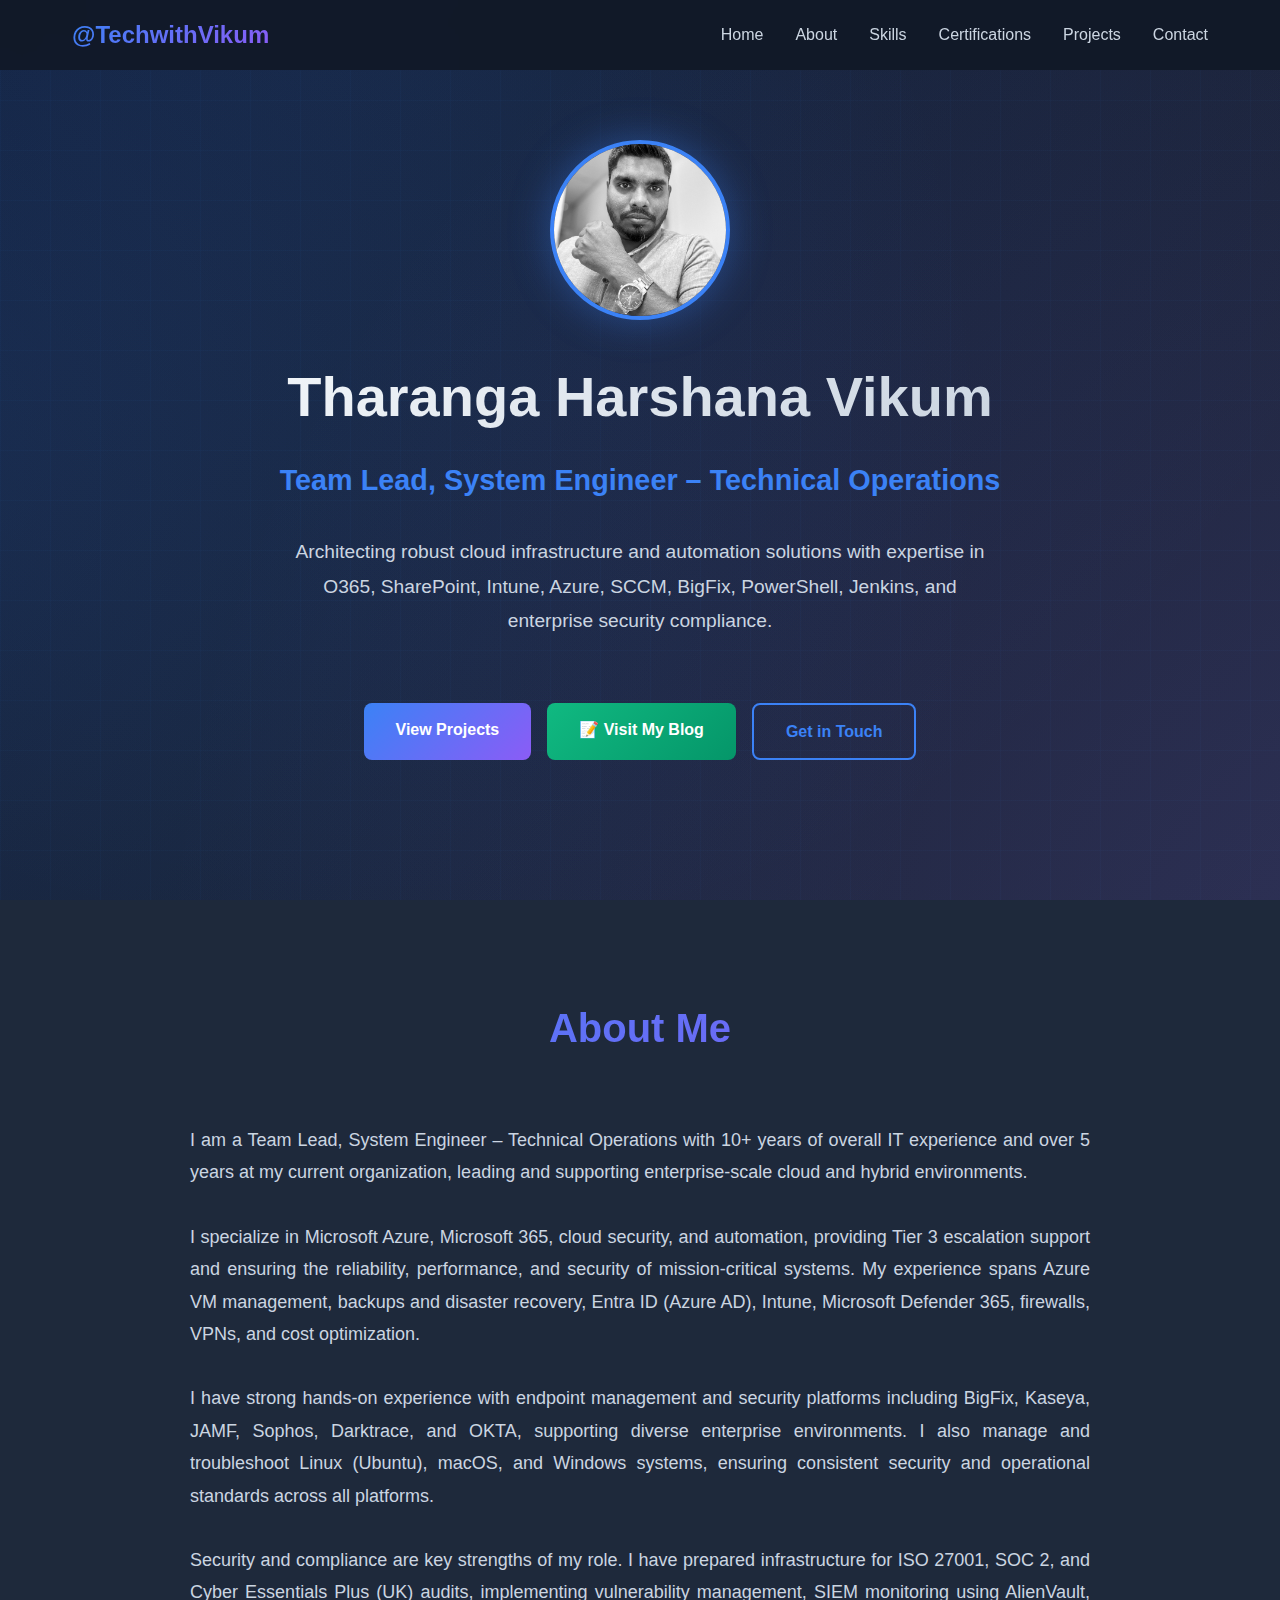
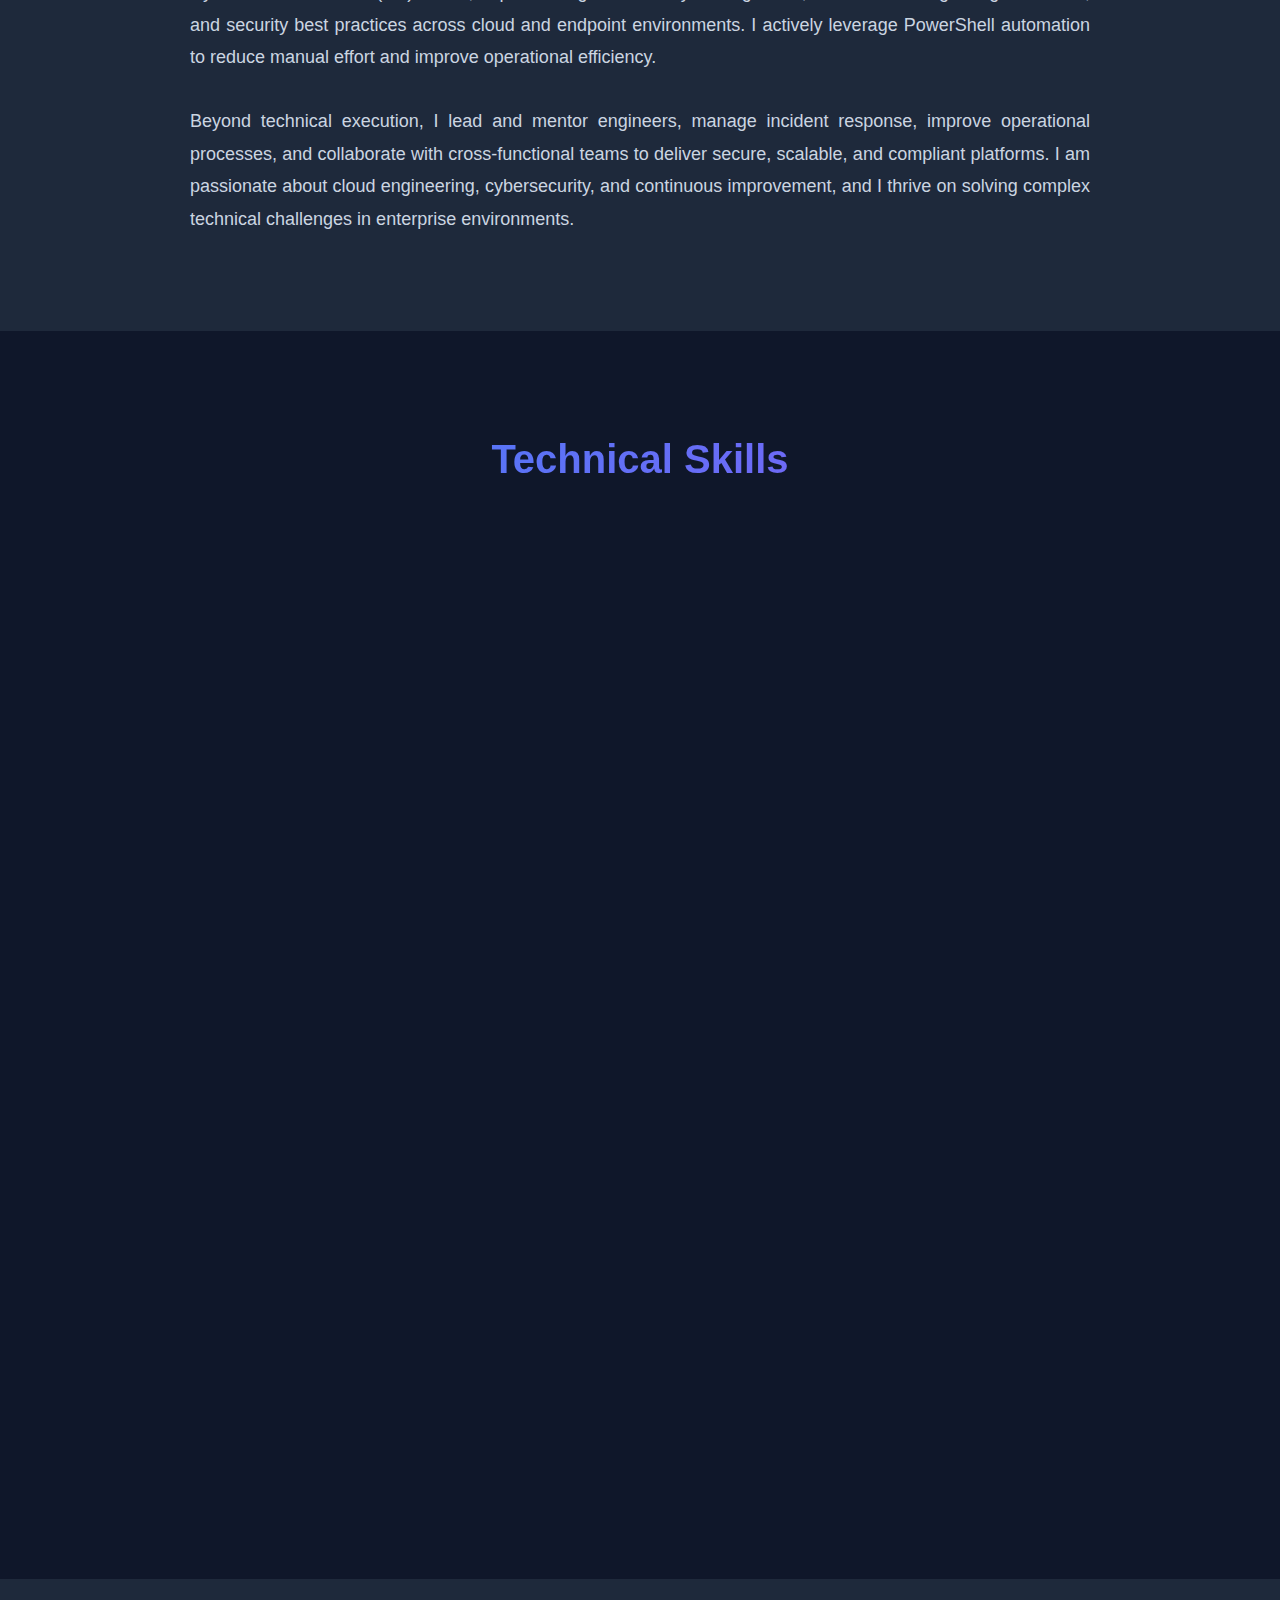
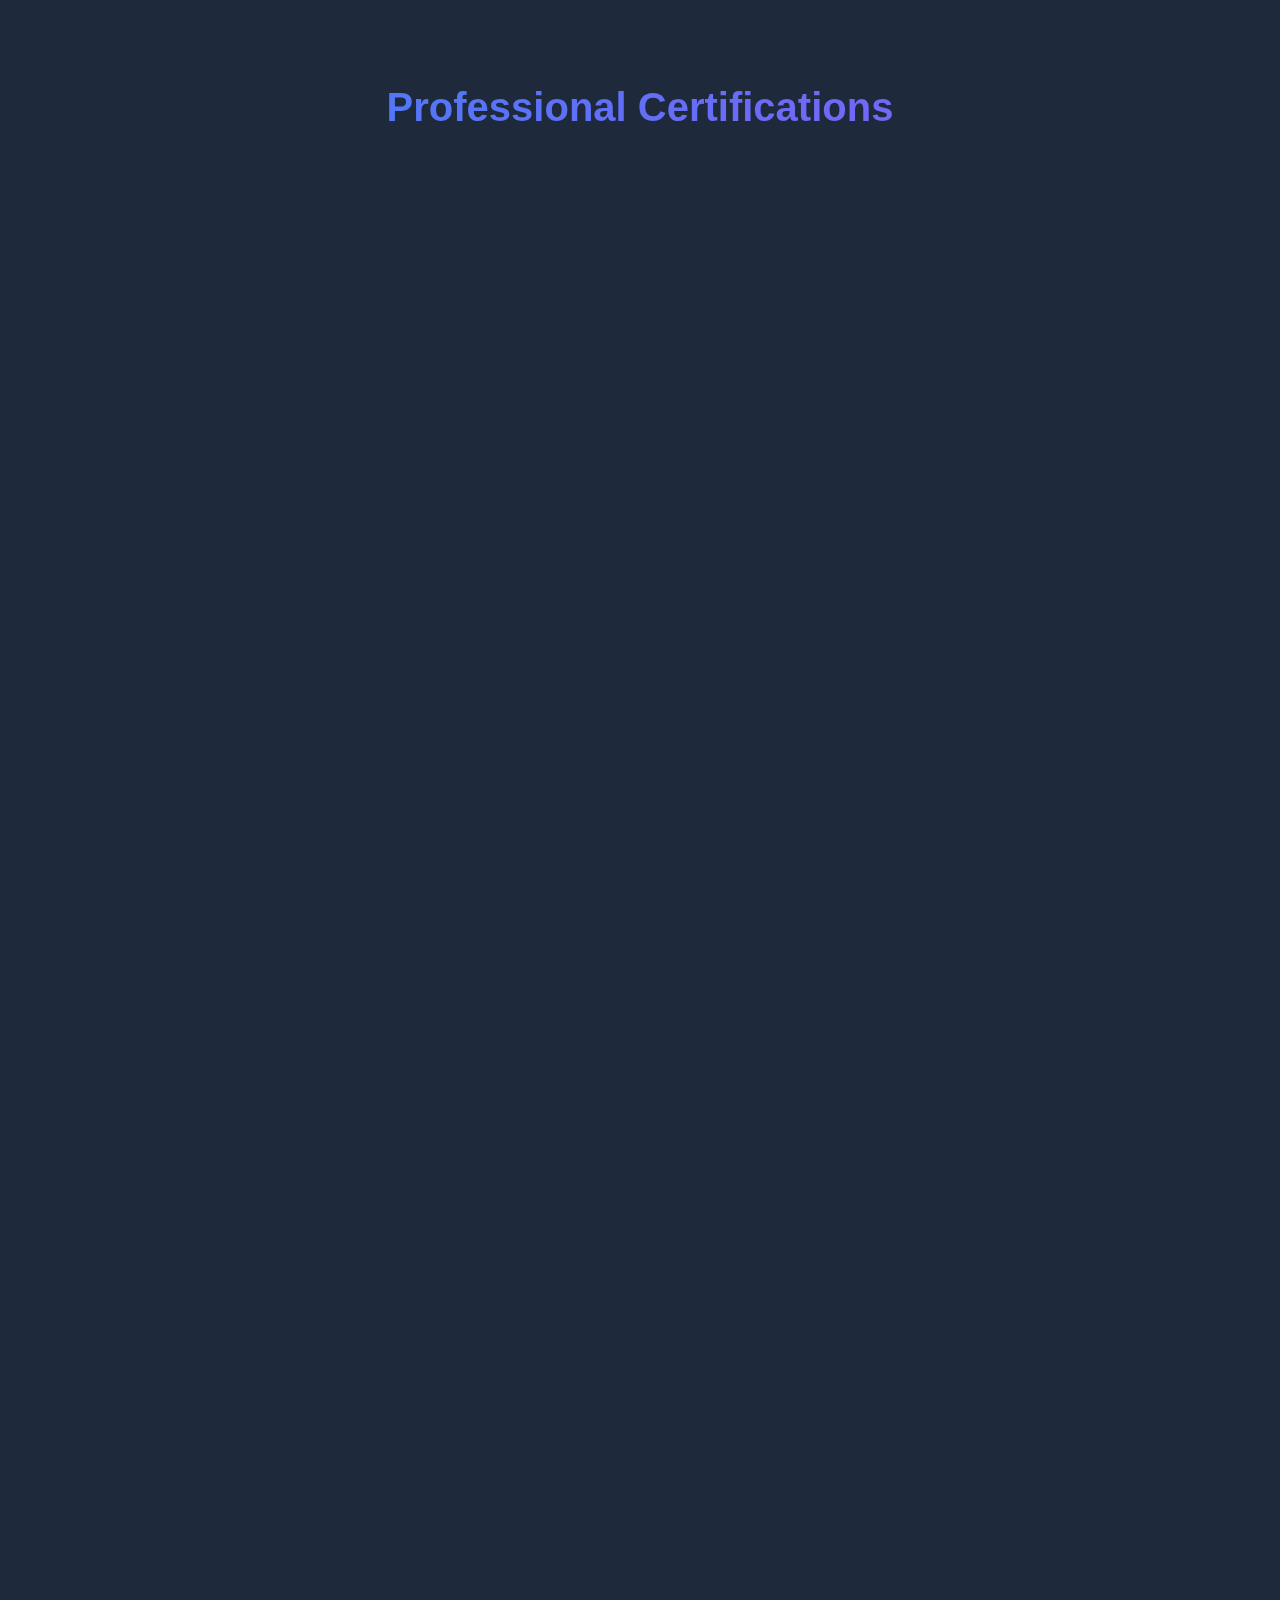
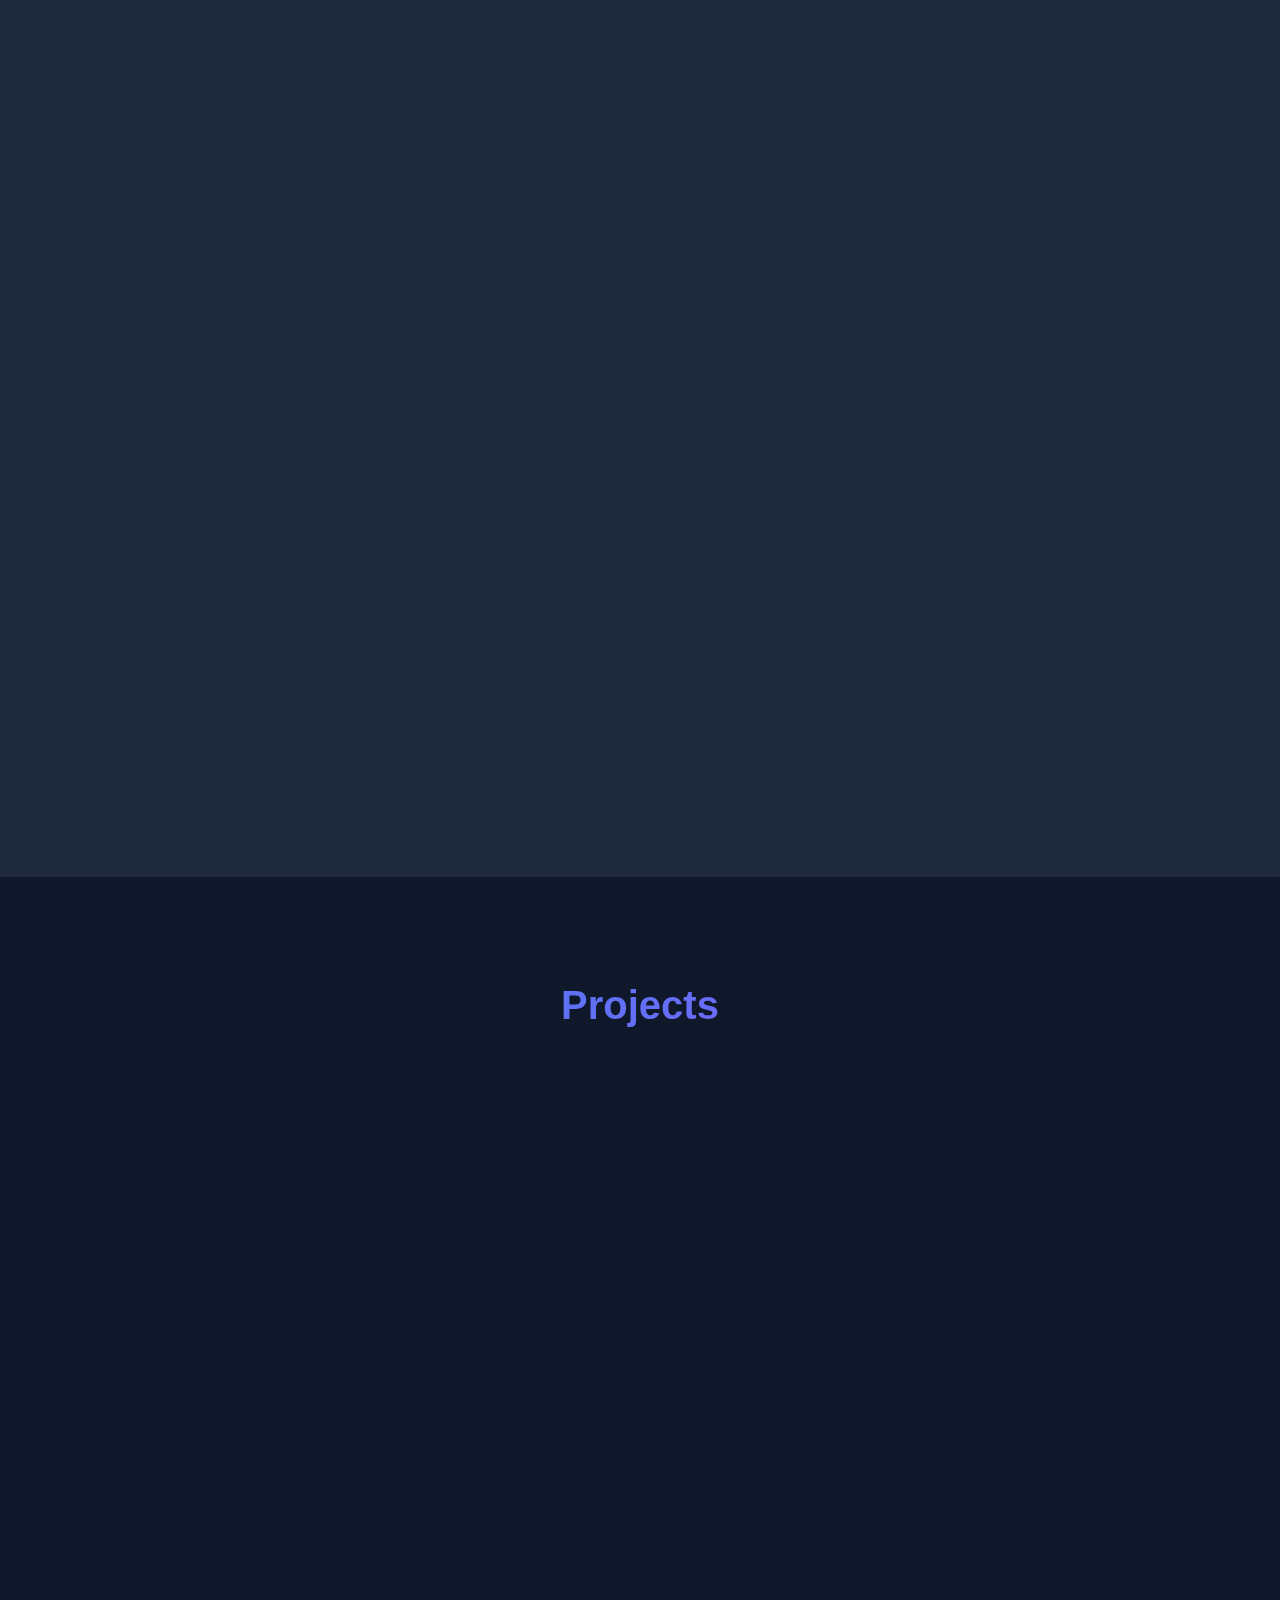
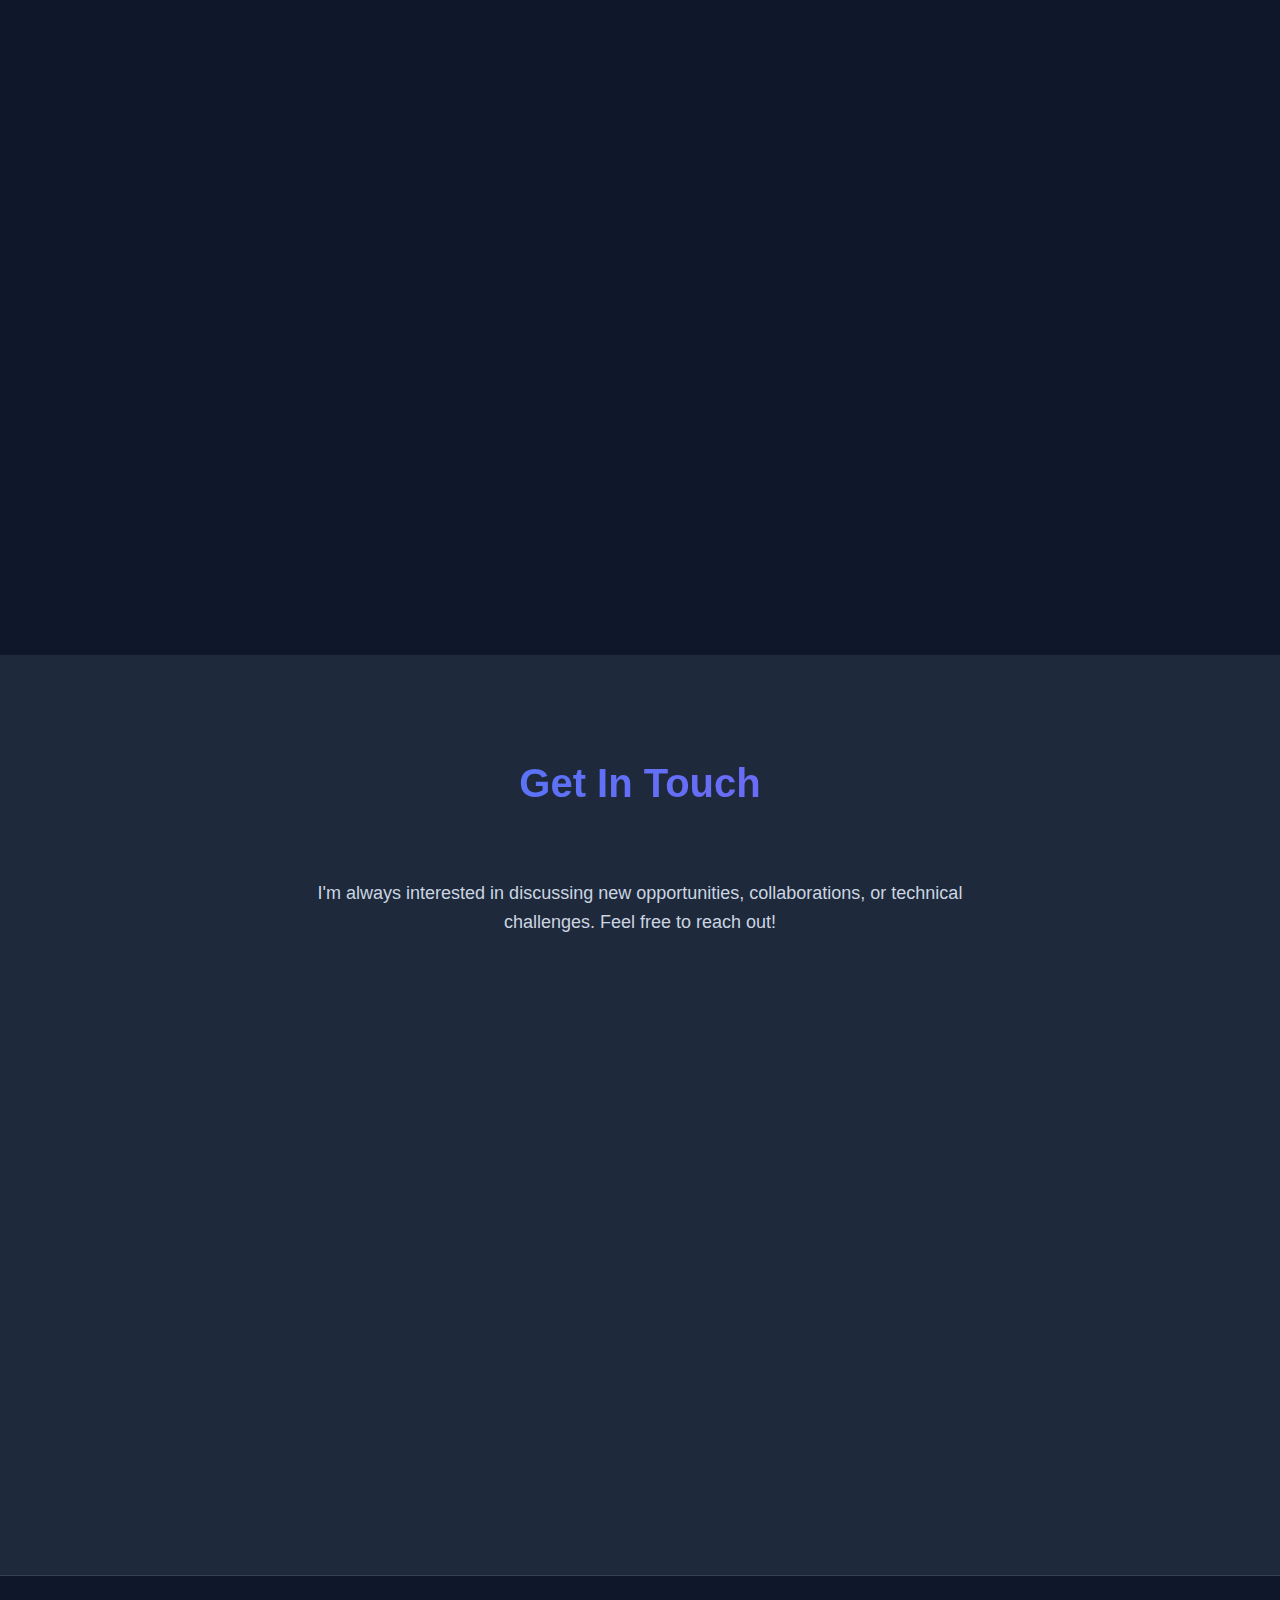
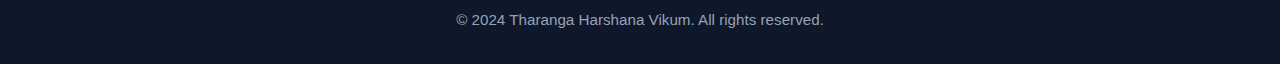
<file: index.html>
<!DOCTYPE html>
<html lang="en">
<head>
    <meta charset="UTF-8">
    <meta name="viewport" content="width=device-width, initial-scale=1.0">
    <meta name="description" content="Tharanga Harshana Vikum - Team Lead, System Engineer – Technical Operations specializing in Azure, PowerShell, Jenkins, SQL Server, and enterprise security compliance">
    <title>Tharanga Vikum | Team Lead, System Engineer – Technical Operations</title>
    <link rel="stylesheet" href="style.css">
</head>
<body>
    <!-- Navigation -->
    <nav class="navbar">
        <div class="container">
            <div class="nav-brand">@TechwithVikum</div>
            <ul class="nav-menu">
                <li><a href="#home" class="nav-link">Home</a></li>
                <li><a href="#about" class="nav-link">About</a></li>
                <li><a href="#skills" class="nav-link">Skills</a></li>
                <li><a href="#certifications" class="nav-link">Certifications</a></li>
                <li><a href="#projects" class="nav-link">Projects</a></li>
                <li><a href="#contact" class="nav-link">Contact</a></li>
            </ul>
        </div>
    </nav>

    <!-- Hero Section with Animated Background -->
    <section id="home" class="hero">
        <!-- Floating Particles -->
        <div class="particles">
            <div class="particle"></div>
            <div class="particle"></div>
            <div class="particle"></div>
            <div class="particle"></div>
            <div class="particle"></div>
        </div>

        <div class="container">
            <div class="hero-content">
                <!-- Profile Picture -->
                <div class="profile-picture-container">
                    <img src="images\profile.jpg" alt="Tharanga Harshana Vikum" class="profile-picture">
                    <!-- 
                    INSTRUCTIONS: Replace "profile.jpg" with your actual profile picture filename
                    Recommended: Use a professional headshot, square aspect ratio (1:1), at least 400x400px
                    Supported formats: JPG, PNG, WEBP
                    -->
                </div>

                <h1 class="hero-title">Tharanga Harshana Vikum</h1>
                <h2 class="hero-subtitle">Team Lead, System Engineer – Technical Operations</h2>
                <p class="hero-description">
                    Architecting robust cloud infrastructure and automation solutions with expertise in O365, SharePoint, Intune, Azure, SCCM, BigFix, PowerShell, Jenkins, and enterprise security compliance.
                </p>
                <div class="hero-buttons">
                    <a href="#projects" class="btn btn-primary">View Projects</a>
                    <a href="https://techwithvikum.blogspot.com/" target="_blank" class="btn btn-blog">📝 Visit My Blog</a>
                    <a href="#contact" class="btn btn-secondary">Get in Touch</a>
                </div>
                <!-- 
                INSTRUCTIONS: Replace "https://yourblog.com" with your actual blog URL
                Example: https://medium.com/@yourusername or https://dev.to/yourusername
                -->
            </div>
        </div>
    </section>

    <!-- About Section -->
    <section id="about" class="about">
        <div class="container">
            <h2 class="section-title">About Me</h2>
            <div class="about-content">
                <div class="about-text">
                    <p>
                        I am a Team Lead, System Engineer – Technical Operations with 10+ years of overall IT experience and over 5 years at my current organization, leading and supporting enterprise-scale cloud and hybrid environments.
                    </p>
                    <p>
                        I specialize in Microsoft Azure, Microsoft 365, cloud security, and automation, providing Tier 3 escalation support and ensuring the reliability, performance, and security of mission-critical systems. My experience spans Azure VM management, backups and disaster recovery, Entra ID (Azure AD), Intune, Microsoft Defender 365, firewalls, VPNs, and cost optimization.
                    </p>
                    <p>
                        I have strong hands-on experience with endpoint management and security platforms including BigFix, Kaseya, JAMF, Sophos, Darktrace, and OKTA, supporting diverse enterprise environments. I also manage and troubleshoot Linux (Ubuntu), macOS, and Windows systems, ensuring consistent security and operational standards across all platforms.
					</p>
                    <p>
						Security and compliance are key strengths of my role. I have prepared infrastructure for ISO 27001, SOC 2, and Cyber Essentials Plus (UK) audits, implementing vulnerability management, SIEM monitoring using AlienVault, and security best practices across cloud and endpoint environments. I actively leverage PowerShell automation to reduce manual effort and improve operational efficiency.
					</p>
                    <p>
						Beyond technical execution, I lead and mentor engineers, manage incident response, improve operational processes, and collaborate with cross-functional teams to deliver secure, scalable, and compliant platforms. I am passionate about cloud engineering, cybersecurity, and continuous improvement, and I thrive on solving complex technical challenges in enterprise environments.
                    </p>
                </div>
            </div>
        </div>
    </section>

    <!-- Skills Section -->
    <section id="skills" class="skills">
        <div class="container">
            <h2 class="section-title">Technical Skills</h2>
            <div class="skills-grid">
                <div class="skill-card">
                    <div class="skill-icon">☁️</div>
                    <h3>Azure Cloud Infrastructure</h3>
                    <p>IAM, Conditional Access, Azure Virtual Machines, Azure Backup, Recovery Services Vault, Azure SQL, networking, and resource management</p>
                </div>
					<div class="skill-card">
                    <div class="skill-icon">🌐</div>
                    <h3>Microsoft 365 Admin Center</h3>
                    <p>User and license management, Exchange Online administration, SharePoint administration, Teams configuration, security policies (DLP, Data Classification, Data Labels), and cloud service monitoring</p>
                </div>
                <div class="skill-card">
                    <div class="skill-icon">⚡</div>
                    <h3>PowerShell Automation</h3>
                    <p>Advanced scripting, module development, automation frameworks, and enterprise-scale deployment solutions</p>
                </div>
                <div class="skill-card">
                    <div class="skill-icon">🔄</div>
                    <h3>Jenkins, Azure CI/CD</h3>
                    <p>Pipeline development, build automation, deployment orchestration, and continuous integration workflows</p>
                </div>
                <div class="skill-card">
                    <div class="skill-icon">🗄️</div>
                    <h3>SQL Server Administration</h3>
                    <p>Installation, configuration, backup/restore operations, performance tuning, and database maintenance</p>
                </div>
                <div class="skill-card">
                    <div class="skill-icon">📱</div>
                    <h3>Microsoft Intune</h3>
                    <p>Device management, Conditional Access policies, compliance enforcement, and mobile device security</p>
                </div>
                <div class="skill-card">
                    <div class="skill-icon">🔒</div>
                    <h3>Security & Compliance</h3>
                    <p>SOC 2 Type II audits, GRC frameworks, security policy implementation, and compliance automation</p>
                </div>
                <div class="skill-card">
                    <div class="skill-icon">🖥️</div>
                    <h3>Windows Server</h3>
                    <p>Active Directory, Group Policy, server deployment, system hardening, and enterprise infrastructure</p>
                </div>
                <div class="skill-card">
                    <div class="skill-icon">🛠️</div>
                    <h3>Enterprise IT Operations</h3>
                    <p>Incident management, change control, capacity planning, and service delivery optimization</p>
                </div>
            </div>
        </div>
    </section>

    <!-- Certifications Section -->
    <section id="certifications" class="certifications">
        <div class="container">
            <h2 class="section-title">Professional Certifications</h2>
            <div class="certifications-grid">
                <!-- 
                INSTRUCTIONS: Update each certification card with your actual certifications
                Replace the emoji, title, issuer, date, and credential ID
                Add or remove cards as needed by copying/deleting the entire cert-card div
                -->
                <div class="cert-card">
                    <div class="cert-badge">🎓</div>
                    <h3>Executive Master Of Science In Information Security</h3>
                    <p class="cert-issuer">Asia e University</p>
                    <p class="cert-date">Issued: October 2025</p>
                    <p class="cert-id">Credential ID: EMSIS0002443</p>
					<p class="cert-cgpa">Cumulative Grade Point Average (CGPA): 3.45</p>
                </div>

                <div class="cert-card">
                    <div class="cert-badge">☁️</div>
                    <h3>Microsoft Certified: Azure Fundamentals</h3>
                    <p class="cert-issuer">Microsoft</p>
                    <p class="cert-date">Issued: Dec 16, 2024</p>
                    <p class="cert-id">Credential ID: 08819A-7641I5</p>
                </div>

                <div class="cert-card">
                    <div class="cert-badge">☁️</div>
                    <h3>Microsoft Certified Professional</h3>
                    <p class="cert-issuer">Microsoft</p>
                    <p class="cert-date">Oct 30, 2013</p>
                    <p class="cert-id">Credential ID: EB0604-8LE1C8</p>
                </div>

                <div class="cert-card">
                    <div class="cert-badge">🔐</div>
                    <h3>Fortinet Certified Fundamentals in Cybersecurity</h3>
                    <p class="cert-issuer">Fortinet</p>
                    <p class="cert-date">Issued: Jan 24, 2025</p>
                    <p class="cert-id">Credential ID: 2384477987TW</p>
                </div>

                <div class="cert-card">
                    <div class="cert-badge">🔐</div>
                    <h3>Fortinet Certified Associate in Cybersecurity</h3>
                    <p class="cert-issuer">PeopleCert</p>
                    <p class="cert-date">Issued: Jan 26, 2025</p>
                    <p class="cert-id">Credential ID: 2396136115TW</p>
                </div>

                <div class="cert-card">
                    <div class="cert-badge">🔐</div>
                    <h3>CE1 - Cryptography - Cybersecurity Essentials</h3>
                    <p class="cert-issuer">Sophos</p>
                    <p class="cert-date">Issued: Jan 11, 2025</p>
                    <!-- <p class="cert-id">Credential ID: JEN654PQR987</p> 🗄️🏆🔄⚙️ -->
                </div>
				
                <div class="cert-card">
                    <div class="cert-badge">🔐</div>
                    <h3>CE2 - Wireless - Cybersecurity Essentials</h3>
                    <p class="cert-issuer">Sophos</p>
                    <p class="cert-date">Issued: Jan 12, 2025</p>
                    <!-- <p class="cert-id">Credential ID: JEN654PQR987</p> 🗄️🏆🔄⚙️ -->
                </div>
				
                <div class="cert-card">
                    <div class="cert-badge">🔐</div>
                    <h3>CE3 - Networking - Cybersecurity Essentials</h3>
                    <p class="cert-issuer">Sophos</p>
                    <p class="cert-date">Issued: Jan 11, 2025</p>
                    <!-- <p class="cert-id">Credential ID: JEN654PQR987</p> 🗄️🏆🔄⚙️ -->
                </div>
				
                <div class="cert-card">
                    <div class="cert-badge">🔐</div>
                    <h3>CE4 - Linux - Cybersecurity Essentials</h3>
                    <p class="cert-issuer">Sophos</p>
                    <p class="cert-date">Issued: Jan 12, 2025</p>
                    <!-- <p class="cert-id">Credential ID: JEN654PQR987</p> 🗄️🏆🔄⚙️ -->
                </div>
				
                <div class="cert-card">
                    <div class="cert-badge">🔐</div>
                    <h3>ET07 - Sophos Central API v1.0</h3>
                    <p class="cert-issuer">Sophos</p>
                    <p class="cert-date">Issued: Jan 13, 2025</p>
                    <!-- <p class="cert-id">Credential ID: JEN654PQR987</p> 🗄️🏆🔄⚙️ -->
                </div>
				
                <div class="cert-card">
                    <div class="cert-badge">🔐</div>
                    <h3>ET08 - Sophos Enterprise Console to Sophos Central Migration</h3>
                    <p class="cert-issuer">Sophos</p>
                    <p class="cert-date">Issued: Jan 13, 2025</p>
                    <!-- <p class="cert-id">Credential ID: JEN654PQR987</p> 🗄️🏆🔄⚙️ -->
                </div>
				
                <div class="cert-card">
                    <div class="cert-badge">🔐</div>
                    <h3>ET12 - Sophos Central Detection and Response v5.5</h3>
                    <p class="cert-issuer">Sophos</p>
                    <p class="cert-date">Issued: Jan 01, 2025</p>
                    <!-- <p class="cert-id">Credential ID: JEN654PQR987</p> 🗄️🏆🔄⚙️ -->
                </div>
				
                <div class="cert-card">
                    <div class="cert-badge">🔐</div>
                    <h3>ET16 - Protecting Virtual Machines - v1.0</h3>
                    <p class="cert-issuer">Sophos</p>
                    <p class="cert-date">Issued: Jan 13, 2025</p>
                    <!-- <p class="cert-id">Credential ID: JEN654PQR987</p> 🗄️🏆🔄⚙️ -->
                </div>
				
                <div class="cert-card">
                    <div class="cert-badge">🔐</div>
                    <h3>ET17 - Cloud Optix v2.0</h3>
                    <p class="cert-issuer">Sophos</p>
                    <p class="cert-date">Issued: Jan 03, 2025</p>
                    <!-- <p class="cert-id">Credential ID: JEN654PQR987</p> 🗄️🏆🔄⚙️ -->
                </div>
				
                <div class="cert-card">
                    <div class="cert-badge">🔐</div>
                    <h3>ET25 - Central Device Encryption v2.0</h3>
                    <p class="cert-issuer">Sophos</p>
                    <p class="cert-date">Issued: Jan 13, 2025</p>
                    <!-- <p class="cert-id">Credential ID: JEN654PQR987</p> 🗄️🏆🔄⚙️ -->
                </div>
								
                <div class="cert-card">
                    <div class="cert-badge">🔐</div>
                    <h3>ET45 - Sophos Central Email v3.0</h3>
                    <p class="cert-issuer">Sophos</p>
                    <p class="cert-date">Issued: Jan 12, 2025</p>
                    <!-- <p class="cert-id">Credential ID: JEN654PQR987</p> 🗄️🏆🔄⚙️ -->
                </div>
            </div>
        </div>
    </section>

    <!-- Projects Section -->
    <section id="projects" class="projects">
        <div class="container">
            <h2 class="section-title">Projects</h2>
				<div class="projects-grid">
					<div class="project-card">
						<div class="project-header">
							<h3>Azure SQL VM Backup & Restore Automation - POC</h3>
							<span class="project-tag">Jenkins + PowerShell</span>
						</div>
						<p class="project-description">
							Designed and implemented an automated backup and restore solution for Azure SQL VMs using Jenkins pipelines and PowerShell scripts. The solution includes scheduled backups to Azure Recovery Services Vault, automated retention policy management, and one-click restore capabilities with email notifications.
						</p>
						<div class="project-tech">
							<span class="tech-badge">Azure</span>
							<span class="tech-badge">PowerShell</span>
							<span class="tech-badge">Jenkins</span>
							<span class="tech-badge">SQL Server</span>
						</div>
					</div>

					<div class="project-card">
						<div class="project-header">
							<h3>Intune MDM/MAM & Device Compliance - Ongoing</h3>
							<span class="project-tag">Microsoft Intune</span>
						</div>
						<p class="project-description">
							Currently implementing a comprehensive Mobile Device Management (MDM) and Mobile Application Management (MAM) solution using Microsoft Intune to achieve Cyber Essentials certification compliance. The project encompasses device enrollment policies, application protection policies, configuration profiles, and automated compliance monitoring to meet stringent security requirements and protect organizational data across all endpoints.
						</p>
						<div class="project-tech">
							<span class="tech-badge">Intune</span>
							<span class="tech-badge">Azure AD</span>
							<span class="tech-badge">Conditional Access</span>
							<span class="tech-badge">Security</span>
						</div>
					</div>

					<div class="project-card">
						<div class="project-header">
							<h3>SOC 2 Type II Audit Automation</h3>
							<span class="project-tag">Compliance Automation</span>
						</div>
						<p class="project-description">
							Developed an automated evidence collection and reporting system for SOC 2 Type II audit requirements. Created PowerShell modules to gather access logs, configuration data, and security controls evidence from multiple platforms. Reduced audit preparation time by 75% and ensured consistent compliance documentation.
						</p>
						<div class="project-tech">
							<span class="tech-badge">SOC 2</span>
							<span class="tech-badge">PowerShell</span>
							<span class="tech-badge">GRC</span>
							<span class="tech-badge">Automation</span>
						</div>
					</div>

					<div class="project-card">
						<div class="project-header">
							<h3>Quarter Window 11 24h2/25h2 image creation</h3>
							<span class="project-tag">MDT + PowerShell</span>
						</div>
						<p class="project-description">
							Creating a Windows 11 (24H2/25H2) standard image for end-user devices. This image will include all required device drivers (Dell/HP) and commonly used standard software, such as web browsers, Microsoft 365 (Office), Adobe Reader, and other essential applications.
						</p>
						<div class="project-tech">
							<span class="tech-badge">MDT</span>
							<span class="tech-badge">PowerShell</span>
							<span class="tech-badge">Automation</span>
						</div>
					</div>	
						
					<div class="project-card">
						<div class="project-header">
							<h3>BigFix Patchmanagement Implementation</h3>
							<span class="project-tag">Compliance Automation</span>
						</div>
						<p class="project-description">
							Implementing an HCL BigFix server to manage Windows server patching and third-party application updates in a centralized and controlled manner.
						</p>
						<div class="project-tech">
							<span class="tech-badge">SOC 2</span>
							<span class="tech-badge">PowerShell</span>
							<span class="tech-badge">GRC</span>
							<span class="tech-badge">Automation</span>
						</div>
					</div>
                </div>
            </div>
        </div>
    </section>

    <!-- Contact Section -->
    <section id="contact" class="contact">
        <div class="container">
            <h2 class="section-title">Get In Touch</h2>
            <p class="contact-intro">
                I'm always interested in discussing new opportunities, collaborations, or technical challenges. Feel free to reach out!
            </p>
            <div class="contact-links">
                <a href="mailto:harshantharanga@hotmail.com" class="contact-card">
                    <div class="contact-icon">📧</div>
                    <h3>Email</h3>
                    <p>harshantharanga@hotmail.com</p>
                </a>
                <!-- 
                INSTRUCTIONS: Replace with your actual email
                -->

                <a href="https://github.com/harshantharanga" target="_blank" rel="noopener noreferrer" class="contact-card">
                    <div class="contact-icon">💻</div>
                    <h3>GitHub</h3>
                    <p>harshantharanga</p>
                </a>
                <!-- 
                INSTRUCTIONS: Replace "yourusername" with your actual GitHub username
                -->

                <a href="https://linkedin.com/in/tharanga-harshana-vikum-a7002683 " target="_blank" rel="noopener noreferrer" class="contact-card">
                    <div class="contact-icon">💼</div>
                    <h3>LinkedIn</h3>
                    <p>Tharanga Vikum</p>
                </a>
                <!-- 
                INSTRUCTIONS: Replace "yourprofile" with your actual LinkedIn profile URL
                -->

                <a href="https://techwithvikum.blogspot.com" target="_blank" rel="noopener noreferrer" class="contact-card">
                    <div class="contact-icon">📝</div>
                    <h3>Blog</h3>
                    <p>Tech with Vikum</p>
                </a>
                <!-- 
                INSTRUCTIONS: Replace with your actual blog URL
                -->
				
				    <a href="https://www.youtube.com/@TechwithVikum" target="_blank" rel="noopener noreferrer" class="contact-card">
                    <div class="contact-icon">🎥</div>
                    <h3>Youtube</h3>
                    <p>@TechwithVikum</p>
                </a>
                <!-- 
                INSTRUCTIONS: Replace with your actual blog URL
                -->
				
            </div>
        </div>
    </section>

    <!-- Footer -->
    <footer class="footer">
        <div class="container">
            <p>&copy; 2024 Tharanga Harshana Vikum. All rights reserved.</p>
        </div>
    </footer>

    <script>
        // Smooth scrolling for navigation links
        document.querySelectorAll('a[href^="#"]').forEach(anchor => {
            anchor.addEventListener('click', function (e) {
                e.preventDefault();
                const target = document.querySelector(this.getAttribute('href'));
                if (target) {
                    target.scrollIntoView({
                        behavior: 'smooth',
                        block: 'start'
                    });
                }
            });
        });

        // Navbar background on scroll
        window.addEventListener('scroll', () => {
            const navbar = document.querySelector('.navbar');
            if (window.scrollY > 50) {
                navbar.style.background = 'rgba(17, 24, 39, 0.98)';
                navbar.style.boxShadow = '0 4px 20px rgba(0, 0, 0, 0.3)';
            } else {
                navbar.style.background = 'rgba(17, 24, 39, 0.95)';
                navbar.style.boxShadow = 'none';
            }
        });

        // Intersection Observer for fade-in animations
        const observerOptions = {
            threshold: 0.1,
            rootMargin: '0px 0px -50px 0px'
        };

        const observer = new IntersectionObserver((entries) => {
            entries.forEach(entry => {
                if (entry.isIntersecting) {
                    entry.target.style.opacity = '1';
                    entry.target.style.transform = 'translateY(0)';
                }
            });
        }, observerOptions);

        // Observe all cards and sections
        document.querySelectorAll('.skill-card, .project-card, .contact-card, .cert-card').forEach(el => {
            el.style.opacity = '0';
            el.style.transform = 'translateY(20px)';
            el.style.transition = 'opacity 0.6s ease, transform 0.6s ease';
            observer.observe(el);
        });
    </script>
</body>
</html>
</file>
<file: style.css>
/* ====================================
   GLOBAL STYLES & RESET
   ==================================== */

* {
    margin: 0;
    padding: 0;
    box-sizing: border-box;
}

:root {
    /* Color Palette */
    --bg-primary: #0f172a;
    --bg-secondary: #1e293b;
    --bg-card: #1e293b;
    --text-primary: #f1f5f9;
    --text-secondary: #cbd5e1;
    --text-muted: #94a3b8;
    --accent-primary: #3b82f6;
    --accent-secondary: #8b5cf6;
    --accent-hover: #2563eb;
    --border-color: #334155;
    
    /* Spacing */
    --spacing-xs: 0.5rem;
    --spacing-sm: 1rem;
    --spacing-md: 2rem;
    --spacing-lg: 4rem;
    --spacing-xl: 6rem;
    
    /* Typography */
    --font-primary: -apple-system, BlinkMacSystemFont, 'Segoe UI', Roboto, 'Helvetica Neue', Arial, sans-serif;
}

html {
    scroll-behavior: smooth;
}

body {
    font-family: var(--font-primary);
    background-color: var(--bg-primary);
    color: var(--text-primary);
    line-height: 1.6;
    overflow-x: hidden;
}

/* ====================================
   UTILITY CLASSES
   ==================================== */

.container {
    max-width: 1200px;
    margin: 0 auto;
    padding: 0 var(--spacing-md);
}

.section-title {
    font-size: 2.5rem;
    font-weight: 700;
    text-align: center;
    margin-bottom: var(--spacing-lg);
    background: linear-gradient(135deg, var(--accent-primary), var(--accent-secondary));
    -webkit-background-clip: text;
    -webkit-text-fill-color: transparent;
    background-clip: text;
}

/* ====================================
   NAVIGATION
   ==================================== */

.navbar {
    position: fixed;
    top: 0;
    left: 0;
    right: 0;
    background: rgba(17, 24, 39, 0.95);
    backdrop-filter: blur(10px);
    z-index: 5000;
    transition: all 0.5s ease;
}

.navbar .container {
    display: flex;
    justify-content: space-between;
    align-items: center;
    padding-top: var(--spacing-sm);
    padding-bottom: var(--spacing-sm);
}

.nav-brand {
    font-size: 1.5rem;
    font-weight: 700;
    background: linear-gradient(135deg, var(--accent-primary), var(--accent-secondary));
    -webkit-background-clip: text;
    -webkit-text-fill-color: transparent;
    background-clip: text;
}

.nav-menu {
    display: flex;
    list-style: none;
    gap: var(--spacing-md);
}

.nav-link {
    color: var(--text-secondary);
    text-decoration: none;
    font-weight: 500;
    transition: color 0.3s ease;
    position: relative;
}

.nav-link::after {
    content: '';
    position: absolute;
    bottom: -4px;
    left: 0;
    width: 0;
    height: 2px;
    background: var(--accent-primary);
    transition: width 0.3s ease;
}

.nav-link:hover {
    color: var(--accent-primary);
}

.nav-link:hover::after {
    width: 100%;
}

/* ====================================
   HERO SECTION WITH ANIMATED BACKGROUND
   ==================================== */

.hero {
    min-height: 100vh;
    display: flex;
    align-items: center;
    justify-content: center;
    padding: var(--spacing-xl) 0;
    position: relative;
    overflow: hidden;
    background: linear-gradient(135deg, #0f172a 0%, #1e293b 100%);
}

/* Animated geometric background */
.hero::before {
    content: '';
    position: absolute;
    top: -50%;
    left: -50%;
    width: 200%;
    height: 200%;
    background: 
        radial-gradient(circle at 20% 50%, rgba(59, 130, 246, 0.15) 0%, transparent 50%),
        radial-gradient(circle at 80% 80%, rgba(139, 92, 246, 0.15) 0%, transparent 50%),
        radial-gradient(circle at 40% 20%, rgba(59, 130, 246, 0.1) 0%, transparent 50%);
    animation: backgroundShift 20s ease-in-out infinite;
}

/* Grid pattern overlay */
.hero::after {
    content: '';
    position: absolute;
    top: 0;
    left: 0;
    right: 0;
    bottom: 0;
    background-image: 
        linear-gradient(rgba(59, 130, 246, 0.03) 1px, transparent 1px),
        linear-gradient(90deg, rgba(59, 130, 246, 0.03) 1px, transparent 1px);
    background-size: 50px 50px;
    animation: gridMove 30s linear infinite;
}

@keyframes backgroundShift {
    0%, 100% {
        transform: translate(0, 0) rotate(0deg);
    }
    33% {
        transform: translate(5%, 5%) rotate(5deg);
    }
    66% {
        transform: translate(-5%, 5%) rotate(-5deg);
    }
}

@keyframes gridMove {
    0% {
        transform: translate(0, 0);
    }
    100% {
        transform: translate(50px, 50px);
    }
}

/* Floating particles */
.particles {
    position: absolute;
    width: 100%;
    height: 100%;
    overflow: hidden;
    z-index: 1;
}

.particle {
    position: absolute;
    width: 4px;
    height: 4px;
    background: var(--accent-primary);
    border-radius: 50%;
    opacity: 0.3;
    animation: float 15s infinite ease-in-out;
}

.particle:nth-child(1) { left: 10%; animation-delay: 0s; animation-duration: 12s; }
.particle:nth-child(2) { left: 30%; animation-delay: 2s; animation-duration: 15s; }
.particle:nth-child(3) { left: 50%; animation-delay: 4s; animation-duration: 18s; }
.particle:nth-child(4) { left: 70%; animation-delay: 1s; animation-duration: 14s; }
.particle:nth-child(5) { left: 90%; animation-delay: 3s; animation-duration: 16s; }

@keyframes float {
    0%, 100% {
        transform: translateY(100vh) translateX(0);
        opacity: 0;
    }
    10% {
        opacity: 0.3;
    }
    90% {
        opacity: 0.3;
    }
    100% {
        transform: translateY(-100px) translateX(100px);
        opacity: 0;
    }
}

.hero-content {
    text-align: center;
    position: relative;
    z-index: 2;
}

/* Profile Picture Styling */
.profile-picture-container {
    margin-bottom: var(--spacing-md);
    display: flex;
    justify-content: center;
}

.profile-picture {
    width: 180px;
    height: 180px;
    border-radius: 50%;
    object-fit: cover;
    border: 4px solid var(--accent-primary);
    box-shadow: 0 0 40px rgba(59, 130, 246, 0.4);
    animation: profileGlow 3s ease-in-out infinite;
    position: relative;
}

@keyframes profileGlow {
    0%, 100% {
        box-shadow: 0 0 40px rgba(59, 130, 246, 0.4);
    }
    50% {
        box-shadow: 0 0 60px rgba(139, 92, 246, 0.6);
    }
}

.hero-title {
    font-size: 3.5rem;
    font-weight: 800;
    margin-bottom: var(--spacing-sm);
    background: linear-gradient(135deg, var(--text-primary), var(--text-secondary));
    -webkit-background-clip: text;
    -webkit-text-fill-color: transparent;
    background-clip: text;
}

.hero-subtitle {
    font-size: 1.8rem;
    color: var(--accent-primary);
    margin-bottom: var(--spacing-md);
    font-weight: 600;
}

.hero-description {
    font-size: 1.2rem;
    color: var(--text-secondary);
    max-width: 700px;
    margin: 0 auto var(--spacing-lg) auto;
    line-height: 1.8;
}

.hero-buttons {
    display: flex;
    gap: var(--spacing-sm);
    justify-content: center;
    flex-wrap: wrap;
}

.btn {
    padding: 0.875rem 2rem;
    border-radius: 8px;
    text-decoration: none;
    font-weight: 600;
    font-size: 1rem;
    transition: all 0.3s ease;
    display: inline-block;
}

.btn-primary {
    background: linear-gradient(135deg, var(--accent-primary), var(--accent-secondary));
    color: white;
}

.btn-primary:hover {
    transform: translateY(-2px);
    box-shadow: 0 10px 30px rgba(59, 130, 246, 0.4);
}

.btn-secondary {
    background: transparent;
    color: var(--accent-primary);
    border: 2px solid var(--accent-primary);
}

.btn-secondary:hover {
    background: var(--accent-primary);
    color: white;
    transform: translateY(-2px);
}

.btn-blog {
    background: linear-gradient(135deg, #10b981, #059669);
    color: white;
}

.btn-blog:hover {
    transform: translateY(-2px);
    box-shadow: 0 10px 30px rgba(16, 185, 129, 0.4);
}

/* ====================================
   ABOUT SECTION
   ==================================== */

.about {
    padding: var(--spacing-xl) 0;
    background: var(--bg-secondary);
}

.about-content {
    max-width: 900px;
    margin: 0 auto;
}

.about-text p {
    font-size: 1.125rem;
    color: var(--text-secondary);
    margin-bottom: var(--spacing-md);
	text-align: justify;
    line-height: 1.8;
}

.about-text p:last-child {
    margin-bottom: 0;
}

/* ====================================
   SKILLS SECTION
   ==================================== */

.skills {
    padding: var(--spacing-xl) 0;
    background: var(--bg-primary);
}

.skills-grid {
    display: grid;
    grid-template-columns: repeat(auto-fit, minmax(280px, 1fr));
    gap: var(--spacing-md);
}

.skill-card {
    background: var(--bg-card);
    padding: var(--spacing-md);
    border-radius: 12px;
    border: 1px solid var(--border-color);
    transition: all 0.3s ease;
}

.skill-card:hover {
    transform: translateY(-5px);
    border-color: var(--accent-primary);
    box-shadow: 0 10px 30px rgba(59, 130, 246, 0.2);
}

.skill-icon {
    font-size: 3rem;
    margin-bottom: var(--spacing-sm);
}

.skill-card h3 {
    font-size: 1.25rem;
    margin-bottom: var(--spacing-xs);
    color: var(--text-primary);
}

.skill-card p {
    color: var(--text-muted);
    font-size: 0.95rem;
    line-height: 1.6;
}

/* ====================================
   CERTIFICATIONS SECTION
   ==================================== */

.certifications {
    padding: var(--spacing-xl) 0;
    background: var(--bg-secondary);
}

.certifications-grid {
    display: grid;
    grid-template-columns: repeat(auto-fit, minmax(300px, 1fr));
    gap: var(--spacing-md);
}

.cert-card {
    background: var(--bg-card);
    padding: var(--spacing-md);
    border-radius: 12px;
    border: 1px solid var(--border-color);
    transition: all 0.3s ease;
    display: flex;
    flex-direction: column;
    align-items: center;
    text-align: center;
}

.cert-card:hover {
    transform: translateY(-5px);
    border-color: var(--accent-secondary);
    box-shadow: 0 10px 30px rgba(139, 92, 246, 0.2);
}

.cert-badge {
    width: 80px;
    height: 80px;
    background: linear-gradient(135deg, var(--accent-primary), var(--accent-secondary));
    border-radius: 50%;
    display: flex;
    align-items: center;
    justify-content: center;
    font-size: 2.5rem;
    margin-bottom: var(--spacing-sm);
}

.cert-card h3 {
    font-size: 1.25rem;
    color: var(--text-primary);
    margin-bottom: var(--spacing-xs);
}

.cert-issuer {
    color: var(--accent-primary);
    font-weight: 600;
    font-size: 0.95rem;
    margin-bottom: var(--spacing-xs);
}

.cert-date {
    color: var(--text-muted);
    font-size: 0.85rem;
    margin-bottom: var(--spacing-sm);
}

.cert-id {
    background: var(--bg-primary);
    padding: 0.5rem 1rem;
    border-radius: 6px;
    font-size: 0.8rem;
    color: var(--text-muted);
    font-family: monospace;
    margin-top: auto;
}

.cert-cgpa {
    background: var(--bg-primary);
    padding: 0.5rem 1rem;
    border-radius: 6px;
    font-size: 0.8rem;
    color: var(--text-muted);
    font-family: monospace;
    margin-top: auto;
}

/* ====================================
   PROJECTS SECTION
   ==================================== */

.projects {
    padding: var(--spacing-xl) 0;
    background: var(--bg-primary);
}

.projects-grid {
    display: grid;
    grid-template-columns: repeat(auto-fit, minmax(320px, 1fr));
    gap: var(--spacing-md);
}

.project-card {
    background: var(--bg-card);
    padding: var(--spacing-md);
    border-radius: 12px;
    border: 1px solid var(--border-color);
    transition: all 0.3s ease;
    display: flex;
    flex-direction: column;
}

.project-card:hover {
    transform: translateY(-5px);
    border-color: var(--accent-secondary);
    box-shadow: 0 10px 30px rgba(139, 92, 246, 0.2);
}

.project-header {
    display: flex;
    justify-content: space-between;
    align-items: flex-start;
    margin-bottom: var(--spacing-sm);
    flex-wrap: wrap;
    gap: var(--spacing-xs);
}

.project-header h3 {
    font-size: 1.25rem;
    color: var(--text-primary);
    flex: 1;
    min-width: 200px;
}

.project-tag {
    background: linear-gradient(135deg, var(--accent-primary), var(--accent-secondary));
    color: white;
    padding: 0.25rem 0.75rem;
    border-radius: 20px;
    font-size: 0.75rem;
    font-weight: 600;
}

.project-description {
    color: var(--text-secondary);
    margin-bottom: var(--spacing-sm);
    line-height: 1.7;
    flex-grow: 1;
}

.project-tech {
    display: flex;
    flex-wrap: wrap;
    gap: var(--spacing-xs);
}

.tech-badge {
    background: var(--bg-primary);
    color: var(--accent-primary);
    padding: 0.375rem 0.75rem;
    border-radius: 6px;
    font-size: 0.85rem;
    font-weight: 500;
    border: 1px solid var(--border-color);
}

/* ====================================
   CONTACT SECTION
   ==================================== */

.contact {
    padding: var(--spacing-xl) 0;
    background: var(--bg-secondary);
}

.contact-intro {
    text-align: center;
    color: var(--text-secondary);
    font-size: 1.125rem;
    max-width: 700px;
    margin: 0 auto var(--spacing-lg) auto;
}

.contact-links {
    display: grid;
    grid-template-columns: repeat(auto-fit, minmax(250px, 1fr));
    gap: var(--spacing-md);
    max-width: 900px;
    margin: 0 auto;
}

.contact-card {
    background: var(--bg-card);
    padding: var(--spacing-md);
    border-radius: 12px;
    border: 1px solid var(--border-color);
    text-align: center;
    text-decoration: none;
    transition: all 0.3s ease;
}

.contact-card:hover {
    transform: translateY(-5px);
    border-color: var(--accent-primary);
    box-shadow: 0 10px 30px rgba(59, 130, 246, 0.2);
}

.contact-icon {
    font-size: 3rem;
    margin-bottom: var(--spacing-sm);
}

.contact-card h3 {
    font-size: 1.25rem;
    color: var(--text-primary);
    margin-bottom: var(--spacing-xs);
}

.contact-card p {
    color: var(--accent-primary);
    font-size: 0.95rem;
}

/* ====================================
   FOOTER
   ==================================== */

.footer {
    background: var(--bg-primary);
    padding: var(--spacing-md) 0;
    text-align: center;
    border-top: 1px solid var(--border-color);
}

.footer p {
    color: var(--text-muted);
    font-size: 0.95rem;
}

/* ====================================
   RESPONSIVE DESIGN
   ==================================== */

@media (max-width: 768px) {
    .nav-menu {
        display: none;
    }
    
    .profile-picture {
        width: 150px;
        height: 150px;
    }
    
    .hero-title {
        font-size: 2.5rem;
    }
    
    .hero-subtitle {
        font-size: 1.5rem;
    }
    
    .hero-description {
        font-size: 1rem;
    }
    
    .section-title {
        font-size: 2rem;
    }
    
    .skills-grid,
    .projects-grid,
    .certifications-grid {
        grid-template-columns: 1fr;
    }
    
    .hero {
        padding: var(--spacing-lg) 0;
    }
    
    :root {
        --spacing-lg: 3rem;
        --spacing-xl: 4rem;
    }
}

@media (max-width: 480px) {
    .profile-picture {
        width: 120px;
        height: 120px;
    }
    
    .hero-title {
        font-size: 2rem;
    }
    
    .hero-subtitle {
        font-size: 1.25rem;
    }
    
    .hero-buttons {
        flex-direction: column;
        align-items: stretch;
    }
    
    .btn {
        text-align: center;
    }
    
    .container {
        padding: 0 var(--spacing-sm);
    }
}
</file>
